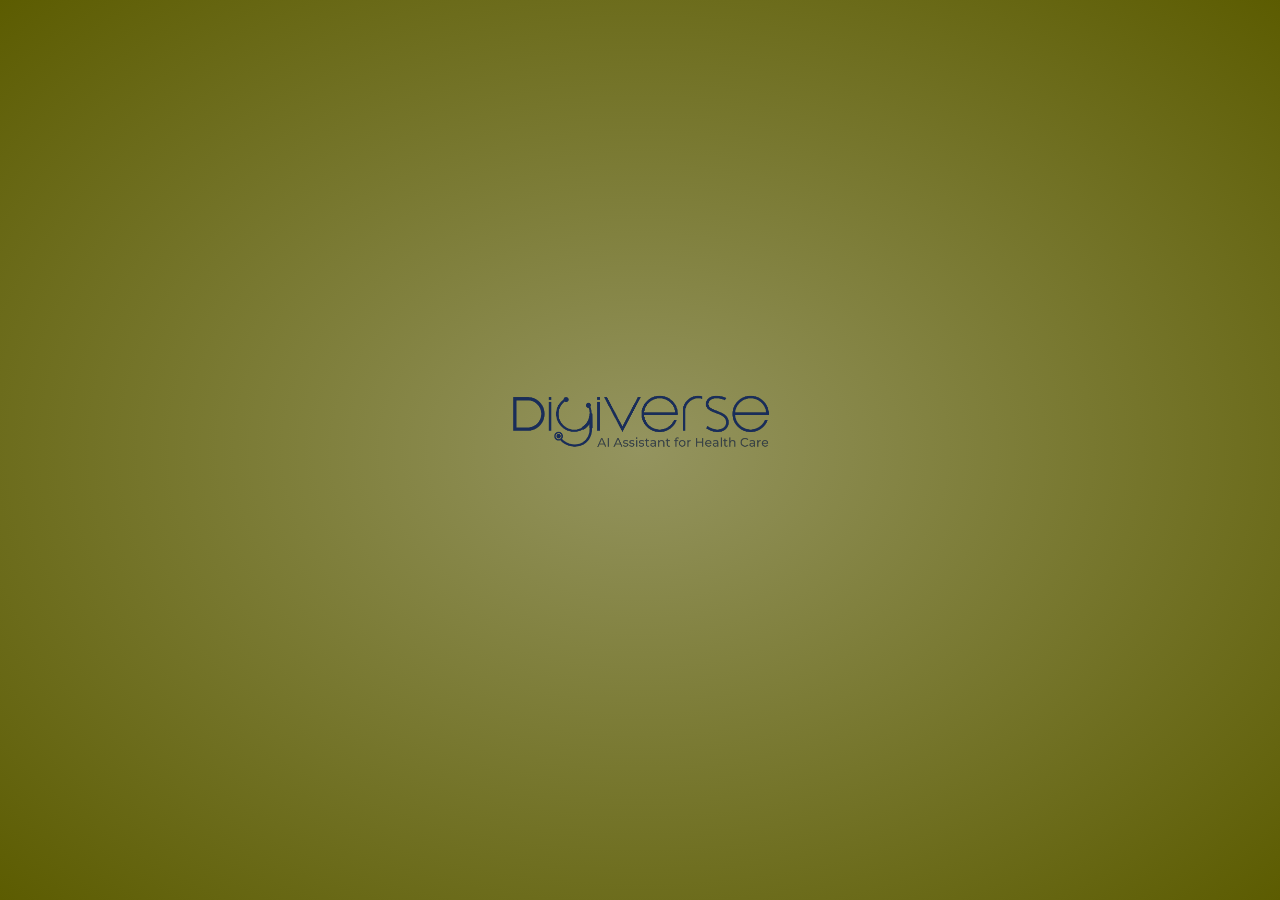
<file: index.html>
<!DOCTYPE html>
<html lang="en">
<head>
    <meta charset="UTF-8">
    <meta name="viewport" content="width=device-width, initial-scale=1.0">
    <title>Document</title>

    <!-------- Fontwesome CDN --------->
    <link rel="stylesheet" href="https://cdnjs.cloudflare.com/ajax/libs/font-awesome/6.4.2/css/all.min.css">

    <!------- Google Fonts -------->
    <link rel="preconnect" href="https://fonts.googleapis.com">
    <link rel="preconnect" href="https://fonts.gstatic.com" crossorigin>
    <link href="https://fonts.googleapis.com/css2?family=Raleway:wght@400;500;600;700;800;900&display=swap" rel="stylesheet">

    <!---------- custom css ------------>
    <link rel="stylesheet" href="./assets/css/style.css">
</head>
<body>
    
    <!----------- OnLoad Event ---------->
    <section class="onLoad">
        <div class="onLoad_body">
            <div class="logo">
                <img src="./assets/img/logo/DigiVerse-Logo.png" alt="Logo">
            </div>
            <div class="icon">
                <i class="fa-solid fa-right-long"></i>
            </div>
        </div>
    </section>


    <!-- Body -->
    <section class="body">
        <div class="container">
            <div class="body_main">
                <div class="header_logo">
                    <img src="./assets/img/logo/DigiVerse-Logo.png" alt="Logo">
                </div>
                <div class="content">
                    <div class="slider_main">
                        <div class="slider_box current">
                            <h2 class="slider_title">Help me pic</h2>
                            <p class="slider_text">Lorem ipsum dolor sit amet consectetur adipisicing elit. Quis rem cumque eligendi sit ea, deleniti expedita corrupti autem exercitationem magni?</p>
                        </div>
                        <div class="slider_box">
                            <h2 class="slider_title">Give me ideas</h2>
                            <p class="slider_text">consectetur adipisicing elit. Quis rem cumque eligendi sit ea, deleniti expedita corrupti autem exercitationem magni?</p>
                        </div>
                        <div class="slider_box">
                            <h2 class="slider_title">Help me pic</h2>
                            <p class="slider_text">Lorem ipsum dolor sit amet consectetur adipisicing elit. Quis rem cumque eligendi sit ea, deleniti expedita corrupti autem exercitationem magni?</p>
                        </div>
                        <div class="slider_box">
                            <h2 class="slider_title">Write text for service</h2>
                            <p class="slider_text">dolor sit amet consectetur adipisicing elit. Quis rem cumque eligendi sit ea, deleniti expedita corrupti autem exercitationem magni?</p>
                        </div>
                    </div>
                </div>
                <div class="btns">
                    <a href="login.html">Log in</a>
                    <a href="signup.html">Sign up</a>
                </div>
                <div class="terms">
                    <a href="#">Terms of use</a>
                    <a href="#">Privacy policy</a>
                </div>
                <div class="social">
                    <div class="social_inner">
                        <a href="#"><i class="fa-brands fa-facebook-f"></i></a>
                        <a href="#"><i class="fa-brands fa-youtube"></i></a>
                        <a href="#"><i class="fa-brands fa-linkedin-in"></i></a>
                        <a href="#"><i class="fa-brands fa-twitter"></i></a>
                    </div>
                </div>
            </div>
        </div>
    </section>

    <!--------- Jquery cdn by Google ----------->
    <script src="https://ajax.googleapis.com/ajax/libs/jquery/3.7.1/jquery.min.js"></script>

    <!------------ Custom js ------------->
    <script src="./assets/js/script.js"></script>
</body>
</html>
</file>
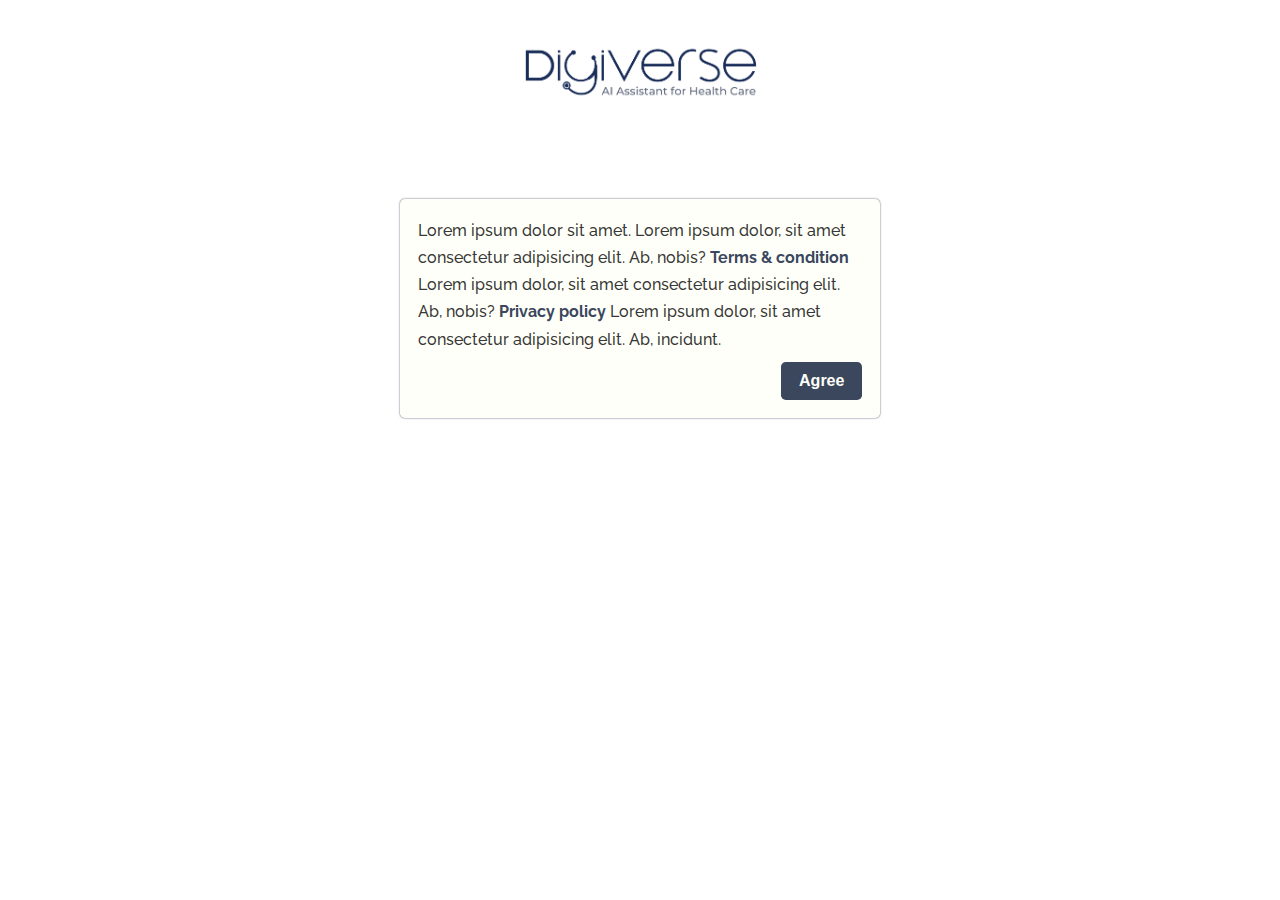
<file: checklist.html>
<!DOCTYPE html>
<html lang="en">
<head>
    <meta charset="UTF-8">
    <meta name="viewport" content="width=device-width, initial-scale=1.0">
    <title>Document</title>

    <!-------- Fontwesome CDN --------->
    <link rel="stylesheet" href="https://cdnjs.cloudflare.com/ajax/libs/font-awesome/6.4.2/css/all.min.css">

    <!------- Google Fonts -------->
    <link rel="preconnect" href="https://fonts.googleapis.com">
    <link rel="preconnect" href="https://fonts.gstatic.com" crossorigin>
    <link href="https://fonts.googleapis.com/css2?family=Raleway:wght@400;500;600;700;800;900&display=swap" rel="stylesheet">

    <!---------- custom css ------------>
    <link rel="stylesheet" href="./assets/css/style.css">
</head>
<body>

    <section class="termsC">
        <div class="container">
            <div class="terms_main">
                <div class="header_logo">
                    <img src="./assets/img/logo/DigiVerse-Logo.png" alt="">
                </div>
                <div class="checklist">
                    <p class="terms">Lorem ipsum dolor sit amet. Lorem ipsum dolor, sit amet consectetur adipisicing elit. Ab, nobis? <a href="#">Terms & condition</a> Lorem ipsum dolor, sit amet consectetur adipisicing elit. Ab, nobis? <a href="#">Privacy policy</a> Lorem ipsum dolor, sit amet consectetur adipisicing elit. Ab, incidunt.</p>
                    <button class="agree_btn" type="submit">Agree</button>
                </div>
            </div>
        </div>
    </section>
    
   

    <!--------- Jquery cdn by Google ----------->
    <script src="https://ajax.googleapis.com/ajax/libs/jquery/3.7.1/jquery.min.js"></script>

    <!------------ Custom js ------------->
    <script src="./assets/js/script.js"></script>
</body>
</html>
</file>
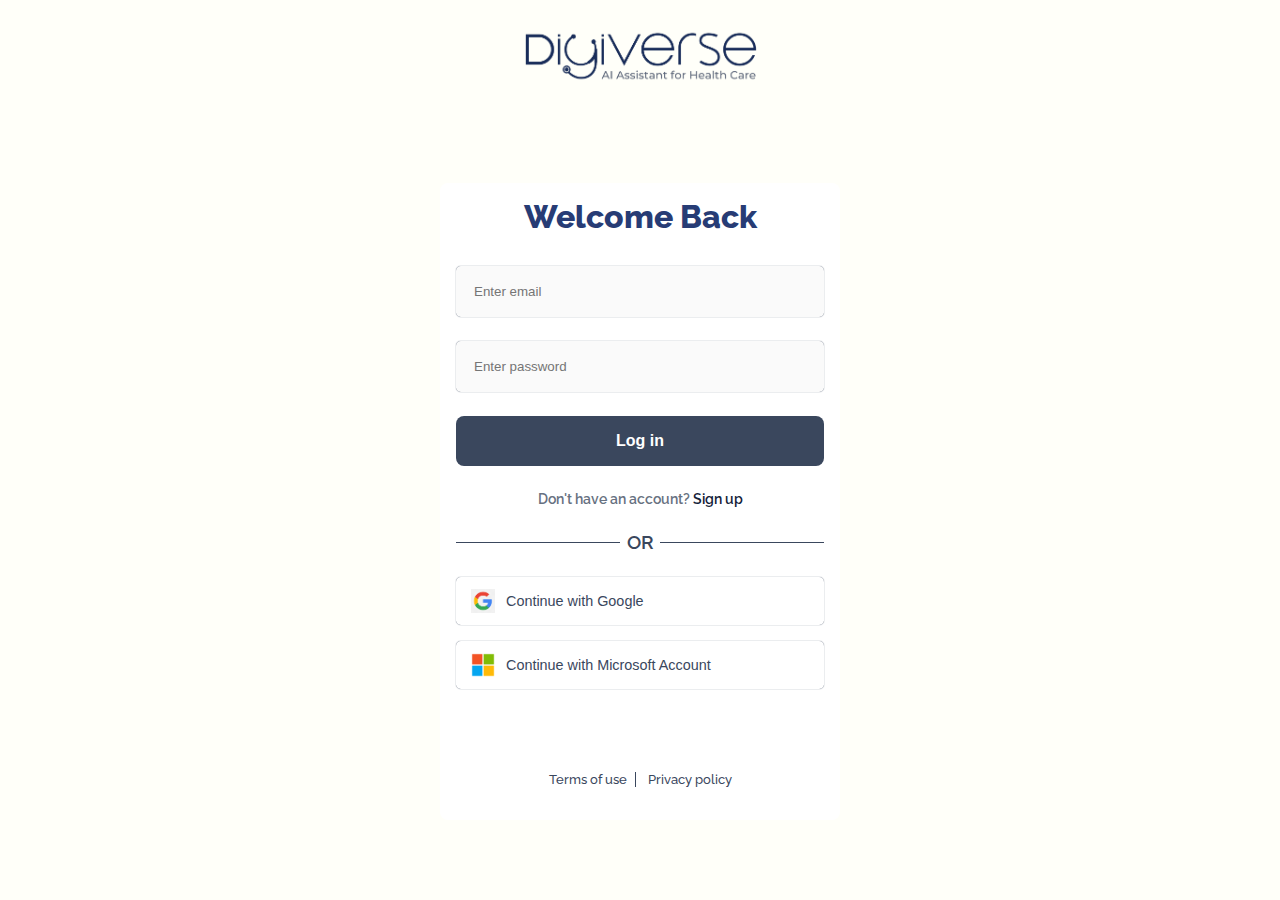
<file: login.html>
<!DOCTYPE html>
<html lang="en">
<head>
    <meta charset="UTF-8">
    <meta name="viewport" content="width=device-width, initial-scale=1.0">
    <title>Document</title>

    <!-------- Fontwesome CDN --------->
    <link rel="stylesheet" href="https://cdnjs.cloudflare.com/ajax/libs/font-awesome/6.4.2/css/all.min.css">

    <!------- Google Fonts -------->
    <link rel="preconnect" href="https://fonts.googleapis.com">
    <link rel="preconnect" href="https://fonts.gstatic.com" crossorigin>
    <link href="https://fonts.googleapis.com/css2?family=Raleway:wght@400;500;600;700;800;900&display=swap" rel="stylesheet">

    <!---------- custom css ------------>
    <link rel="stylesheet" href="./assets/css/style.css">
</head>
<body>


    <section class="login">
        <div class="container">
            <div class="header_logo">
                <img src="./assets/img/logo/DigiVerse-Logo.png" alt="">
            </div>
            <div class="login_main">
                <h2 class="ligin_title">Welcome Back</h2>
                <form action="#">
                    <label for="email"></label>
                    <input type="email" name="email" id="email" placeholder="Enter email" required>
                    <label for="pass"></label>
                    <input type="password" name="pass" id="pass" placeholder="Enter password" required>
                    <button type="submit" class="login_btn">Log in</button>
                
                    <p class="login_bottom">Don't have an account? <a href="signup.html">Sign up</a></p>
                    <div class="login_with_google">
                        <div class="or">
                            <div class="or_border"></div>
                            <div class="or_content">OR</div>
                            <div class="or_border"></div>
                        </div>
                        <button type="submit" class="another_btn">
                            <img src="./assets/img/logo/google.png" alt="">
                            <p>Continue with Google</p>
                        </button>
                        <button type="submit" class="another_btn">
                            <img src="./assets/img/logo/wmudn.png" alt="">
                            <p>Continue with Microsoft Account</p>
                        </button>
                    </div>
                </form>
                <div class="trams">
                    <a href="#">Terms of use</a>
                    <a href="#">Privacy policy</a>
                </div>
            </div>
        </div>
    </section>
    
   

    <!--------- Jquery cdn by Google ----------->
    <script src="https://ajax.googleapis.com/ajax/libs/jquery/3.7.1/jquery.min.js"></script>

    <!------------ Custom js ------------->
    <script src="./assets/js/script.js"></script>
</body>
</html>
</file>
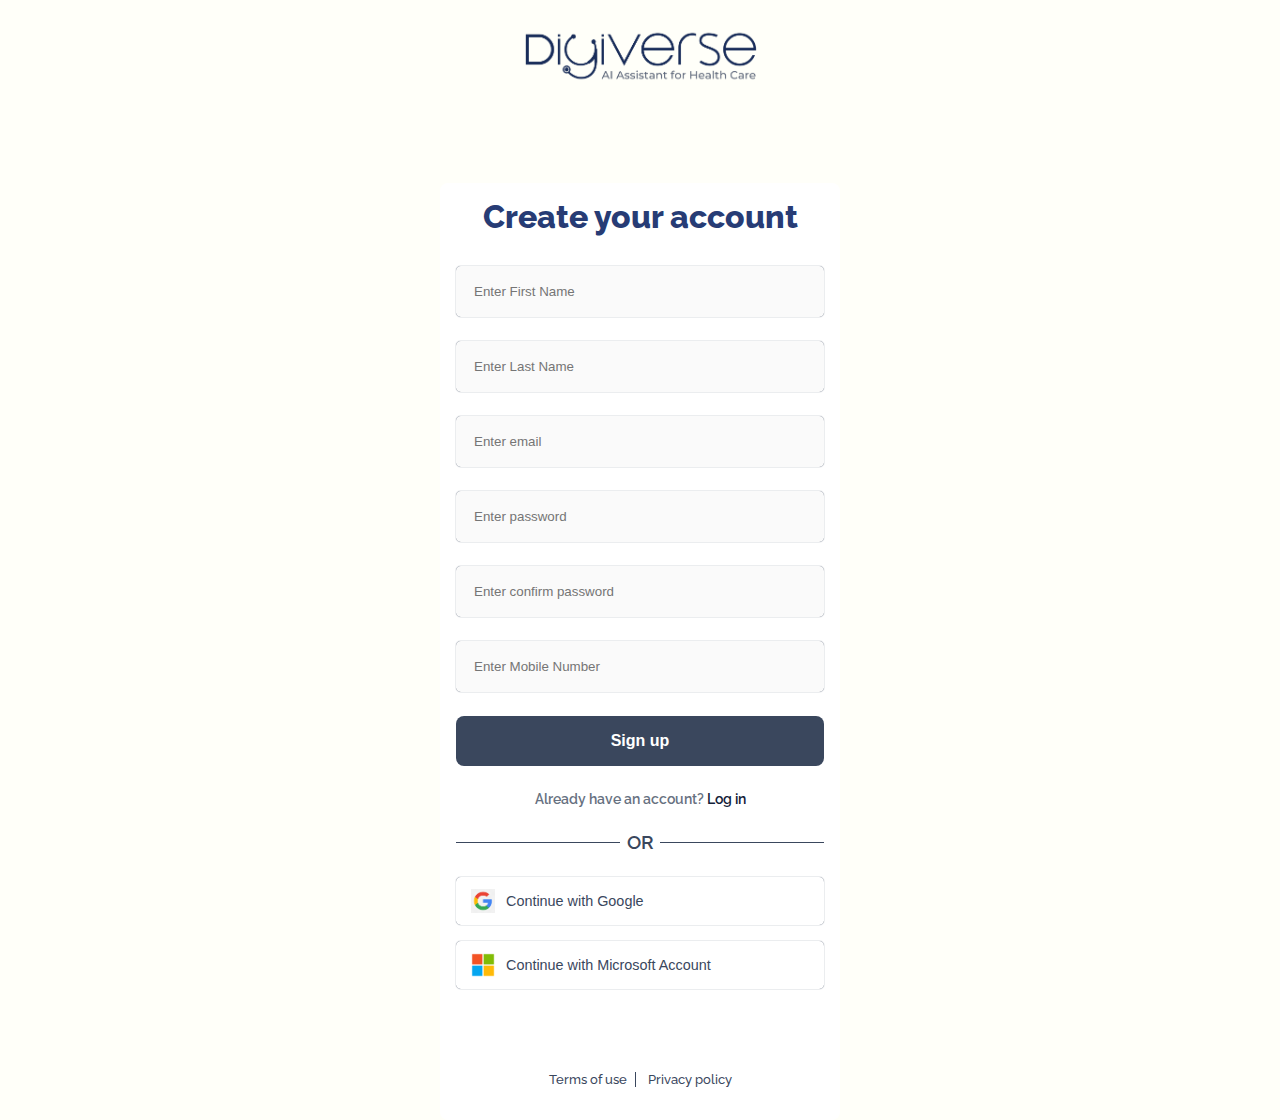
<file: signup.html>
<!DOCTYPE html>
<html lang="en">
<head>
    <meta charset="UTF-8">
    <meta name="viewport" content="width=device-width, initial-scale=1.0">
    <title>Document</title>

    <!-------- Fontwesome CDN --------->
    <link rel="stylesheet" href="https://cdnjs.cloudflare.com/ajax/libs/font-awesome/6.4.2/css/all.min.css">

    <!------- Google Fonts -------->
    <link rel="preconnect" href="https://fonts.googleapis.com">
    <link rel="preconnect" href="https://fonts.gstatic.com" crossorigin>
    <link href="https://fonts.googleapis.com/css2?family=Raleway:wght@400;500;600;700;800;900&display=swap" rel="stylesheet">

    <!---------- custom css ------------>
    <link rel="stylesheet" href="./assets/css/style.css">
</head>
<body>


    <section class="login">
        <div class="container">
            <div class="header_logo">
                <img src="./assets/img/logo/DigiVerse-Logo.png" alt="">
            </div>
            <div class="login_main">
                <h2 class="ligin_title">Create your account</h2>
                <form action="#">
                    <label for="fName"></label>
                    <input type="text" name="fName" id="fName" placeholder="Enter First Name" required>
                    <label for="lName"></label>
                    <input type="text" name="lName" id="lName" placeholder="Enter Last Name" required>
                    <label for="email"></label>
                    <input type="email" name="email" id="email" placeholder="Enter email" required>
                    <label for="pass"></label>
                    <input type="password" name="pass" id="pass" placeholder="Enter password" required>
                    <label for="conPass"></label>
                    <input type="password" name="conPass" id="conPass" placeholder="Enter confirm password" required>
                    <label for="mobile"></label>
                    <input type="tel" name="mobile" id="mobile" placeholder="Enter Mobile Number" required>
                    <button type="submit" class="login_btn">Sign up</button>
                
                    <p class="login_bottom">Already have an account? <a href="login.html"> Log in</a></p>
                    <div class="login_with_google">
                        <div class="or">
                            <div class="or_border"></div>
                            <div class="or_content">OR</div>
                            <div class="or_border"></div>
                        </div>
                        <button type="submit" class="another_btn">
                            <img src="./assets/img/logo/google.png" alt="">
                            <p>Continue with Google</p>
                        </button>
                        <button type="submit" class="another_btn">
                            <img src="./assets/img/logo/wmudn.png" alt="">
                            <p>Continue with Microsoft Account</p>
                        </button>
                    </div>
                </form>
                <div class="trams">
                    <a href="#">Terms of use</a>
                    <a href="#">Privacy policy</a>
                </div>
            </div>
        </div>
    </section>
    
   

    <!--------- Jquery cdn by Google ----------->
    <script src="https://ajax.googleapis.com/ajax/libs/jquery/3.7.1/jquery.min.js"></script>

    <!------------ Custom js ------------->
    <script src="./assets/js/script.js"></script>
</body>
</html>
</file>
<file: assets/css/style.css>
/* Reset CSS */
*{
    padding: 0;
    margin: 0;
    box-sizing: border-box;
}
body{
    font-family: 'Raleway', sans-serif;
}
html{
    scroll-behavior: smooth;
}
img{
    max-width: 100%;
}

/*========== Global CSS Start ===========*/
.container{
    width: 100%;
    max-width: 1920px;
    padding: 0 3rem;
    margin: 0 auto;
    height: 100%;
}
/*========== Global CSS End ===========*/


/*======== Styling Started =============*/
/*==== Preeloder Start =====*/
.onLoad{
    position: fixed;
    top: 0;
    left: 0;
    width: 100%;
    height: 100%;
    background: radial-gradient(#94945f, #5c5c01);
    z-index: 999999999999999;
    display: flex;
    justify-content: center;
    align-items: center;
}
.onLoadNone{
    display: none !important;
}
.onLoad_body .logo{
    max-width: 25rem;
    width: 80%;
    margin-left: auto;
    margin-right: auto;
    animation: preload 2s infinite;
}
.onLoad_disable .logo{
    animation: preload none !important;
}
@keyframes preload {
    0%{
        transform: rotate(0);
    }
    100%{
        transform: rotateY(360deg);
    }
}
.onLoad_body .icon i{
    font-size: 1.5rem;
    padding: .4rem 1.2rem;
    color: rgb(160, 160, 160);
    margin-left: auto;
    margin-right: auto;
    margin-top: 8%;
    background: rgb(37, 37, 111);
    border-radius: 20px;
    display: block;
    width: fit-content;
    cursor: pointer;
    transition: .4s;
    transform: translateX(-2000%);
}
.onLoad_body .ok_bdb i:hover{
    background: rgb(15, 15, 57);
    transform: scale(1.2) !important;
}
.ok_bdb i{
    transform: translateX(0) !important;
}

/*==== Preeloder End =====*/

/*==== Body Start =====*/
.body{
    position: fixed;
    top: 0;
    left: 0;
    width: 100%;
    height: 100%;
    background: linear-gradient(#ffffff, #fffff9);    
    display: flex;
    justify-content: center;
    align-items: center;
}
.container .body_main{
    position: relative;
}
.header_logo{
    width: 18rem;
    margin: 1rem auto;
}

.slider_main .slider_box{
    text-align: center;
    position: absolute;
    transform: translate(0) scale(0);
    transition: transform 1s;
}
.slider_box.current{
    transform: translate(0) scale(1);
    transition: transform 1s;
}
.content .slider_main{
    width: 100%;
    max-width: 50rem;
    margin: 4rem auto;
    position: relative;
}
.slider_box .slider_title{
    font-size: 2.5rem;
    font-weight: 900;
    color: #192d59;
    line-height: 110%;
    margin-bottom: 0.4rem;
}
.slider_box .slider_text{
    font-size: 1.5rem;
    font-weight: 500;
    color: #192d59;
    line-height: 120%;
}
.body_main .btns{
    width: 100%;
    position: fixed;
    bottom: 35%;
    left: 0;
    text-align: center;
}
.body_main .btns a{
    text-decoration: none;
    font-size: 1rem;
    font-weight: 700;
    color: #ffffff;
    background: #192d59;
    padding: .6rem 2rem;
    border-radius: .4rem;
    margin: 0 .8rem;
    transition: all .3s;
}
.body_main .btns a:hover{
    background: #818181;
}
.body_main .terms a{
    text-decoration: none;
    font-size: 1rem;
    font-weight: 500;
    color: #b9c0c9;
    padding: 0 .8rem;
    border-right: 2px solid #313d4f;
    transition: .3s;
}
.body_main .terms a:hover{
    color: #898d94;
}
.body_main .terms a:last-child{
    border-color: transparent !important;
}
.body_main .terms{
    width: fit-content;
    position: fixed;
    bottom: 12%;
    left: 50%;
    transform: translate(-50%);
}
.body_main .social{
    width: fit-content;
    position: fixed;
    right: 3rem;
    bottom: 1rem;
}
.social .social_inner a{
    margin-left: 0.4rem;
}
.social .social_inner a i{
    font-size: .9rem;
    color: #ffffff;
    background: #57606f;
    width: 1.8rem;
    height: 1.8rem;
    line-height: 1.8rem;
    text-align: center;
    border-radius: 50%;
    transition: .3s;
}
.social .social_inner a i:hover{
    background: #273c75;
}
/*==== Body End =====*/

/*========== Login Page Srart ==============*/
.login{
    background: #fffff9;
    min-height: 100vh;
}
.login .header_logo{
    margin-top: 0 !important;
}
.login_main{
    width: 100%;
    max-width: 400px;
    margin: 5rem auto auto auto;
    background: #ffffff;
    padding: 1rem;
    border-radius: .5rem;
    text-align: center;
}
.login_main .ligin_title{
    font-size: 2rem;
    font-weight: 800;
    line-height: 110%;
    margin-bottom: 2rem;
    color: #273c75;
}
.login_main form label{
    font-size: 1rem;
    font-weight: 600;
    color: #3a475d;
    display: block;
    text-align: left;
}
.login_main form input{
    outline-color: #3a475d;
    border-color: transparent;
    width: 100%;
    padding: 1rem;
    margin-bottom: 1.5rem;
    border-radius: .3rem;
    box-shadow: 0 0 1px 0 #3a475d;
    position: relative;
    transition: all .3s;
    background: rgba(0, 0, 0, .02);
}
.login_main form input:focus::placeholder{
   position: absolute;
   top: -100%;
   background: #ffffff;
}
.login_main form .login_btn{
    outline: none;
    font-size: 1rem;
    font-weight: 700;
    color: #ffffff;
    padding: 1rem;
    border-radius: .5rem;
    border: none;
    background: #3a475d;
    cursor: pointer;
    transition: all .3s;
    width: 100%;
    margin-bottom: 1.5rem;
}
.login_main form .login_btn:hover{
    background: #122138;
}
.login_main .login_bottom a{
    text-decoration: none;
    color: #122138;
    font-size: .9rem;
    font-weight: 600;
}
.login_main .login_bottom a:hover{
    color: #000000;
}
.login_main .login_bottom{
    font-size: .9rem;
    font-weight: 600;
    color: #677181;
}
.login_with_google{
    width: 100%;
    margin-top: 1.5rem;
}
.login_with_google .or{
    width: 100%;
    margin-bottom: 1.5rem;
    display: flex;
    justify-content: center;
    align-items: center;
    column-gap: .1rem;
}
.login_with_google .or .or_border{
    width: 45%;
    height: 1px;
    background: #3a475d;
}
.login_with_google .or .or_content{
    width: 10%;
    color: #3a475d;
    font-size: 1.2rem;
    font-weight: 600;
}
.login_with_google .another_btn{
    width: 100%;
    box-shadow: 0 0 1px 0 #3a475d;
    display: flex;
    justify-content: flex-start;
    align-items: center;
    column-gap: .7rem;
    padding: 0 .8rem;
    height: 3rem;
    line-height: 3rem;
    margin-bottom: 1rem;
    border-radius: .3rem;
    background: transparent;
    cursor: pointer;
    outline-color: #3a475d;
    border-color: transparent;
    transition: all .3s;
}
.login_with_google .another_btn:hover{
    background: rgba(0, 0, 0, .1);
}
.login_with_google .another_btn img{
    height: 1.5rem;
}
.login_with_google .another_btn p{
    font-size: .9rem;
    font-weight: 500;
    color: #3a475d;
}
.login_main .trams{
    width: fit-content;
    margin: 5rem auto 1rem auto;
}
.login_main .trams a{
    text-decoration: none;
    color: #3a475d;
    font-size: .8rem;
    font-weight: 500;
    padding: 0 .5rem;
    border-right: 1px solid #3a475d;
    transition: all .3s;
}
.login_main .trams a:last-child{
    border: unset;
}
.login_main .trams a:hover{
    color: #122138;
}
/*========== Login Page End ==============*/

/*============= Trams Condition Start ===========*/
.terms_main .checklist{
    width: 100%;
    max-width: 30rem;
    margin: 5rem auto auto auto;
    box-shadow: 0 0 2px 0 #3a475d;
    background: #fffff9;
    padding: 1.1rem;
    border-radius: .3rem;
}
.terms_main .checklist .terms{
    font-size: 1rem;
    line-height: 1.7rem;
    font-weight: 500;
    color: rgba(0, 0, 0, .8);
    margin-bottom: 0.6rem;
}
.terms_main .checklist .terms a{
    font-weight: 700;
    color: #3a475d;
    text-decoration: none;
    transition: all .3s;
}
.terms_main .checklist .terms a:hover{
    color: #000000;
}
.terms_main .checklist .agree_btn{
    font-size: 1rem;
    font-weight: 700;
    color: #fffff9;
    background: #3a475d;
    transition: all .3s;
    padding: .5rem 1rem;
    border-radius: .3rem;
    outline: none;
    border-color: transparent;
    cursor: pointer;
    margin-left: auto;
    display: block;
}
.terms_main .checklist .agree_btn:hover{
    background: #000000;
}
/*============= Trams Condition End ===========*/


/*========== Start Responsive ===========*/

/*------- max-width: 1400px  --------*/

/*------- max-width: 1024px  --------*/
@media (max-width: 1024px) {
    .social .social_inner a i{
        font-size: .8rem !important;
        width: 1.7rem !important;
        height: 1.7rem !important;
        line-height: 1.7rem !important;
    }
}

/*------- max-width: 992px  --------*/
@media (max-width: 992px) {
    /* PreLoder */
    .onLoad .onLoad_body .logo{
        width: 20rem;
    }
}

/*----------- max-width: 768px -------------*/
@media (max-width: 768px) {
    /* PreLoder */
    .onLoad .onLoad_body .logo{
        width: 18rem;
    }
    .header_logo{
        width: 15rem !important;
    }
}

/*----------- max-width: 576px -------------*/
@media (max-width: 576px) {
    /* PreLoder */
    .onLoad .onLoad_body .logo{
        width: 16rem;
    }
    .onLoad_body .icon i{
        font-size: 1.3rem !important;
    }

    /*------ Body --------*/
    .slider_box .slider_title{
        font-size: 2rem !important;
    }
    .slider_box .slider_text{
        font-size: 1.1rem !important;
    }
    .body_main .social {
        right: 2rem !important;
    }
    .body_main .terms a{
        font-size: .8rem !important;
        padding: 0 .4rem !important;
    }
    .body_main .btns a{
        font-size: 1rem !important;
    }
    .container{
        padding: 0 1rem !important;
    }
    .header_logo{
        width: 13rem !important;
    }
}

/*----------- max-width: 420px -------------*/
@media (max-width: 420px) {
    /* PreLoder */
    .onLoad .onLoad_body .logo{
        width: 14rem;
    }
    .onLoad_body .icon i{
        font-size: 1rem !important;
    }

    /*------- Body ------*/
    .body_main .terms{
        left: 40% !important;
        transform: translate(-40%) !important;
    }
    .social .social_inner a i{
        width: 1.6rem !important;
        height: 1.6rem !important;
        line-height: 1.6rem !important;
    }
    .body_main .social {
        right: 1rem !important;
    }
    .body_main .btns a {
        display: block;
        margin-bottom: .6rem;
        width: 100%;
        margin-left: auto !important;
        margin-right: auto !important;
    }
    .body_main .btns{
        width: 100% !important;
        text-align: center !important;
        padding: 0 1rem;
    }
    .header_logo{
        width: 10rem !important;
    }
    .content .slider_main{
        margin: 2rem auto !important;
    }
}

/*----------- max-width: 369px -------------*/

@media (max-width: 369px) {
    /* PreLoder*/
    .onLoad .onLoad_body .logo{
        width: 12rem;
    }
    .onLoad_body .icon i{
        font-size: 1rem !important;
    }
    .content .slider_main{
        margin: 1rem auto !important;
    }
    .body_main .btns a{
        font-size: .9rem !important;
    }
}


/* This is Height Controling */
@media (max-height: 550px) {
    .body_main .btns{
        bottom: 30% !important;
    }
}
@media (max-height: 450px) {
    .body_main .btns{
        bottom: 25% !important;
    }
}
</file>
